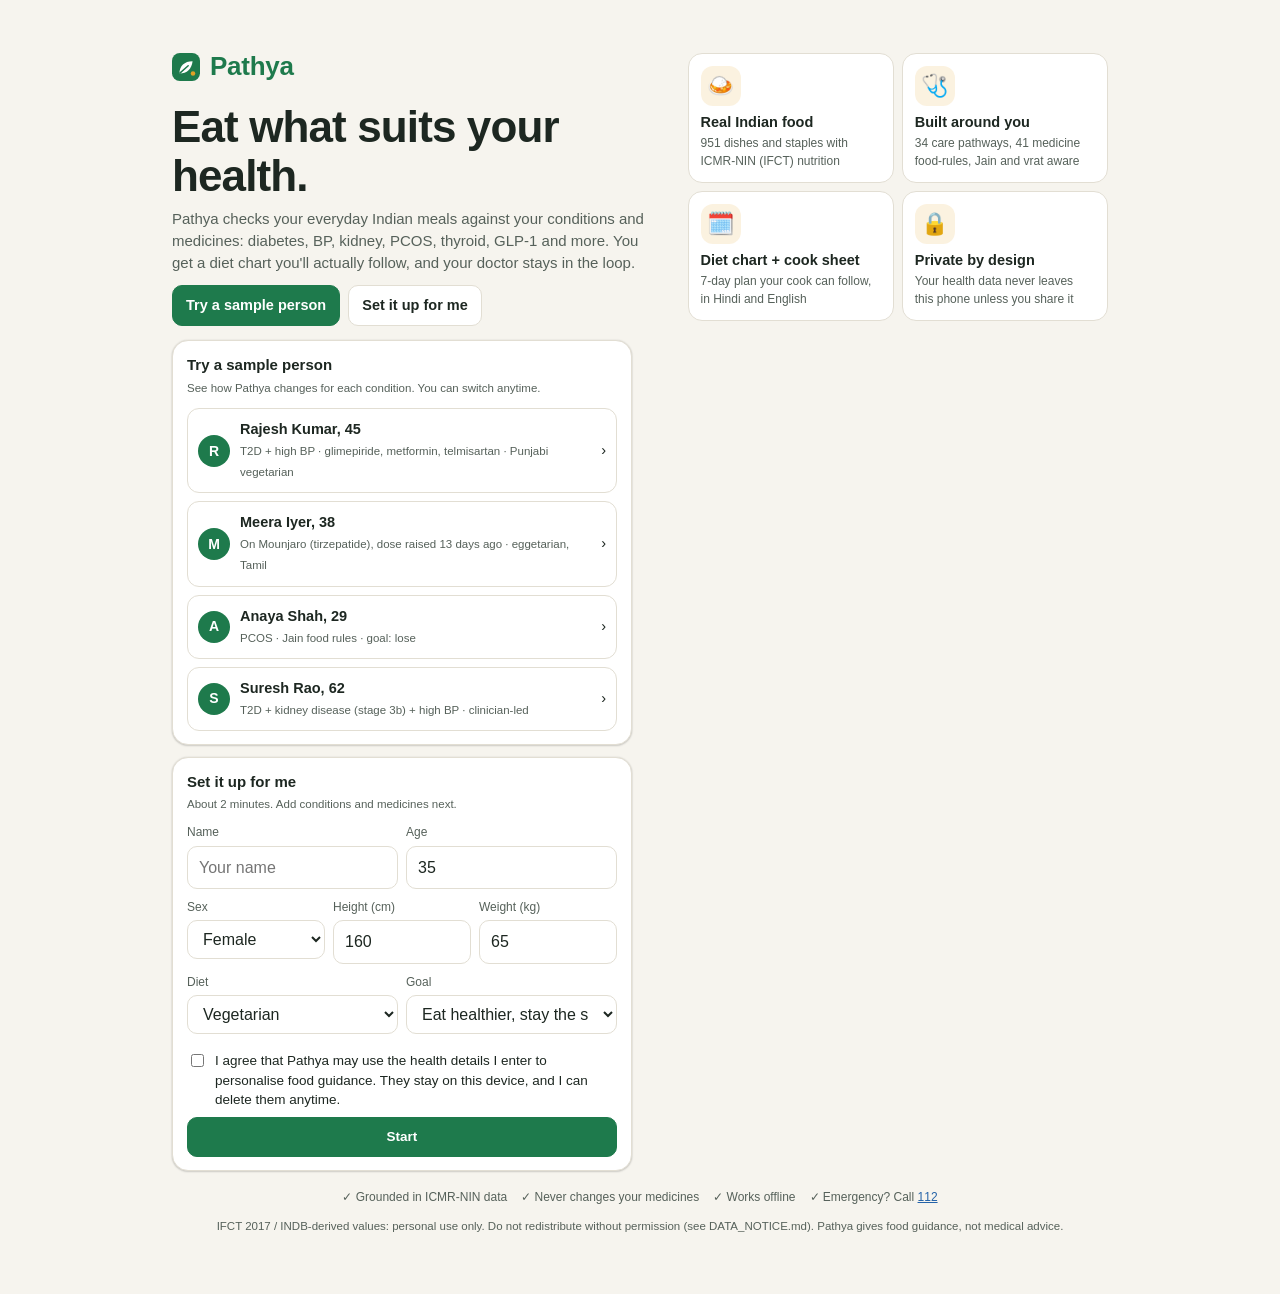
<file: index.html>
<!DOCTYPE html>
<html lang="en">
<head>
<meta charset="UTF-8">
<meta name="viewport" content="width=device-width, initial-scale=1, viewport-fit=cover">
<title>Pathya — eat what suits your health</title>
<meta name="description" content="Indian home food checked against your conditions and medicines. Diet chart, daily care, chat and your doctor in the loop.">
<meta name="theme-color" content="#1e7a4c">
<meta name="apple-mobile-web-app-capable" content="yes">
<meta name="apple-mobile-web-app-status-bar-style" content="default">
<meta name="apple-mobile-web-app-title" content="Pathya">
<meta property="og:title" content="Pathya — eat what suits your health">
<meta property="og:description" content="Indian meals checked against your conditions and medicines: diet chart, daily care, chat and your doctor in the loop.">
<meta property="og:image" content="https://mikhai1-tal.github.io/pathya-care-demo/assets/og.png">
<meta property="og:url" content="https://mikhai1-tal.github.io/pathya-care-demo/">
<meta property="og:type" content="website">
<meta name="twitter:card" content="summary_large_image">
<link rel="manifest" href="manifest.webmanifest">
<link rel="icon" href="assets/icon-192.png" type="image/png">
<link rel="apple-touch-icon" href="assets/apple-touch-icon.png">
<link rel="stylesheet" href="css/app.css">
<meta name="pathya-mode" content="local">
<meta name="robots" content="noindex, nofollow">
</head>
<body>
<div id="app" aria-live="polite"><div class="welcome"><p class="muted">Loading Pathya…</p></div></div>
<div id="print-area"></div>
<noscript><p style="padding:20px">Pathya Care needs JavaScript.</p></noscript>
<script src="data/pathya-data.js"></script>
<script src="js/core.js"></script>
<script src="js/store.js"></script>
<script src="js/planner.js"></script>
<script src="js/chat.js"></script>
<script src="js/views-today.js"></script>
<script src="js/views-care.js"></script>
<script src="js/views-care2.js"></script>
<script src="js/views-profile.js"></script>
<script src="js/sync.js"></script>
<script src="js/account.js"></script>
<script src="js/app.js"></script>
</body>
</html>
</file>
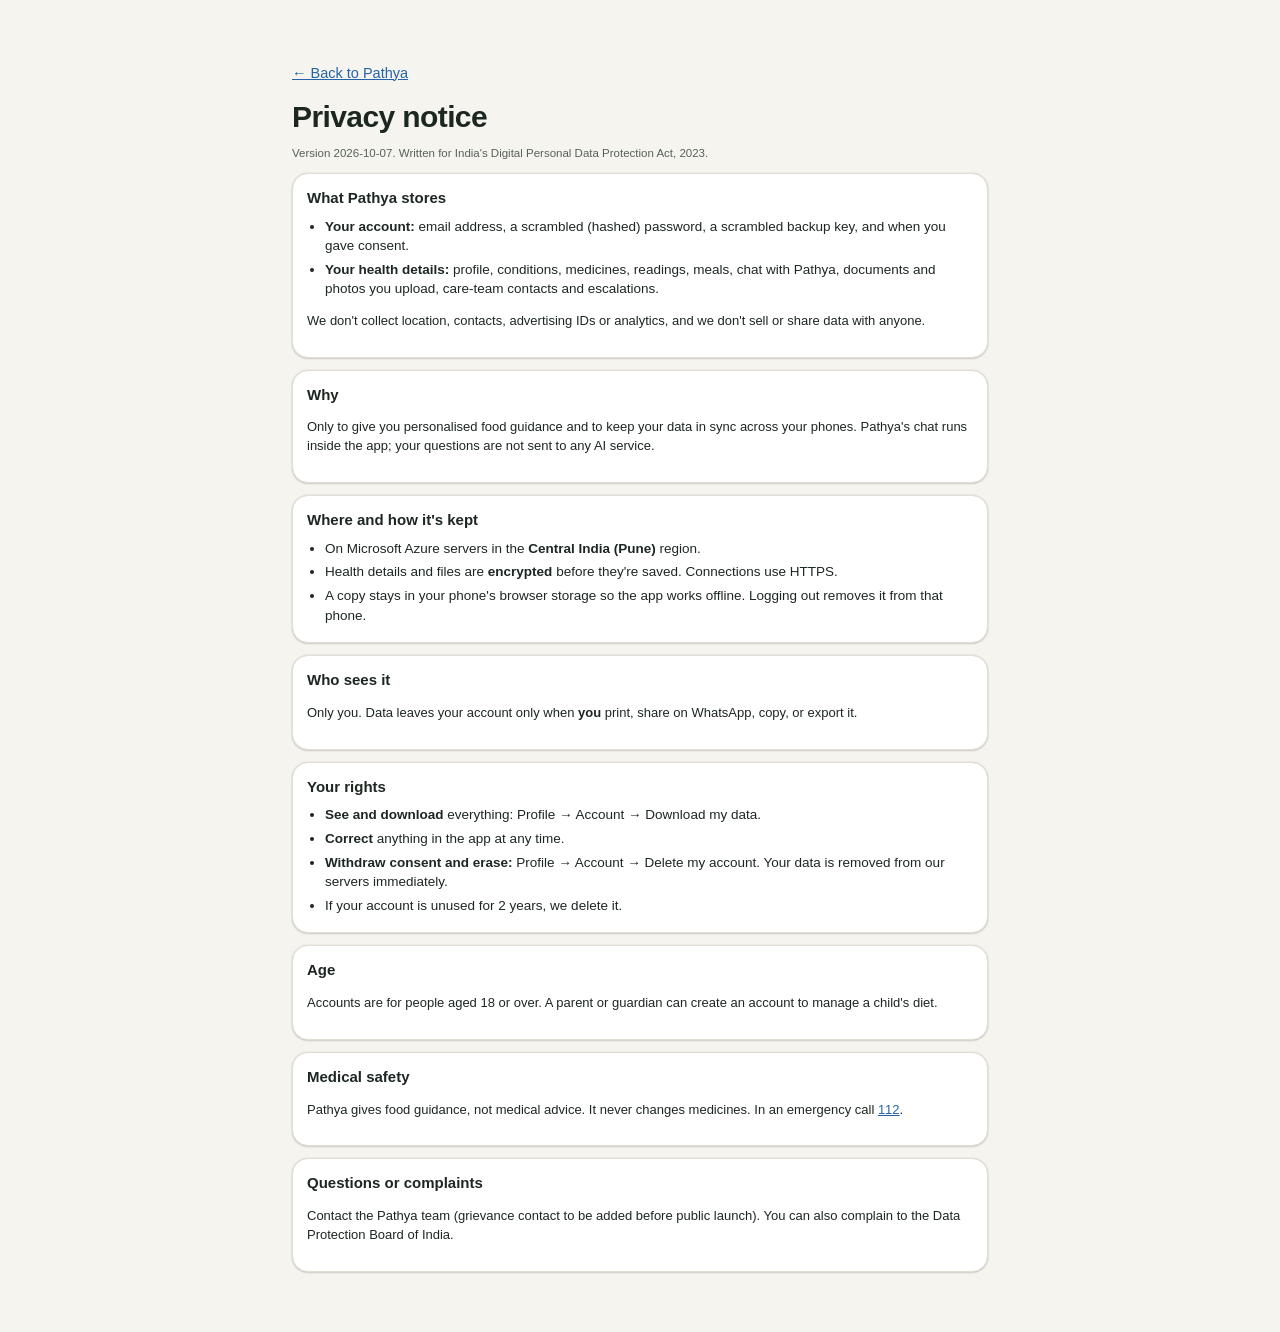
<file: privacy.html>
<!DOCTYPE html>
<html lang="en">
<head>
<meta charset="UTF-8">
<meta name="viewport" content="width=device-width, initial-scale=1">
<title>Privacy notice · Pathya</title>
<meta name="theme-color" content="#1e7a4c">
<link rel="icon" href="assets/icon-192.png" type="image/png">
<link rel="stylesheet" href="css/app.css">
</head>
<body>
<main class="welcome" style="max-width:760px">
<p><a href="./">← Back to Pathya</a></p>
<h1 class="htitle" style="font-size:30px">Privacy notice</h1>
<p class="tiny muted">Version 2026-10-07. Written for India's Digital Personal Data Protection Act, 2023.</p>

<div class="card"><h4>What Pathya stores</h4>
<ul class="list small">
<li><b>Your account:</b> email address, a scrambled (hashed) password, a scrambled backup key, and when you gave consent.</li>
<li><b>Your health details:</b> profile, conditions, medicines, readings, meals, chat with Pathya, documents and photos you upload, care-team contacts and escalations.</li>
</ul>
<p class="small">We don't collect location, contacts, advertising IDs or analytics, and we don't sell or share data with anyone.</p></div>

<div class="card"><h4>Why</h4>
<p class="small">Only to give you personalised food guidance and to keep your data in sync across your phones. Pathya's chat runs inside the app; your questions are not sent to any AI service.</p></div>

<div class="card"><h4>Where and how it's kept</h4>
<ul class="list small">
<li>On Microsoft Azure servers in the <b>Central India (Pune)</b> region.</li>
<li>Health details and files are <b>encrypted</b> before they're saved. Connections use HTTPS.</li>
<li>A copy stays in your phone's browser storage so the app works offline. Logging out removes it from that phone.</li>
</ul></div>

<div class="card"><h4>Who sees it</h4>
<p class="small">Only you. Data leaves your account only when <b>you</b> print, share on WhatsApp, copy, or export it.</p></div>

<div class="card"><h4>Your rights</h4>
<ul class="list small">
<li><b>See and download</b> everything: Profile → Account → Download my data.</li>
<li><b>Correct</b> anything in the app at any time.</li>
<li><b>Withdraw consent and erase:</b> Profile → Account → Delete my account. Your data is removed from our servers immediately.</li>
<li>If your account is unused for 2 years, we delete it.</li>
</ul></div>

<div class="card"><h4>Age</h4>
<p class="small">Accounts are for people aged 18 or over. A parent or guardian can create an account to manage a child's diet.</p></div>

<div class="card"><h4>Medical safety</h4>
<p class="small">Pathya gives food guidance, not medical advice. It never changes medicines. In an emergency call <a href="tel:112">112</a>.</p></div>

<div class="card"><h4>Questions or complaints</h4>
<p class="small">Contact the Pathya team (grievance contact to be added before public launch). You can also complain to the Data Protection Board of India.</p></div>
</main>
</body>
</html>
</file>
<file: css/app.css>
/* Pathya brand: leaf green (wholesome, "pathya" = suitable food) + turmeric warmth. Red is reserved for real alerts. */
:root {
  color-scheme: light;
  --cp-bg: #f6f4ee;
  --cp-bg-elevated: #fbfaf6;
  --cp-surface: #ffffff;
  --cp-surface-soft: #f1efe8;
  --cp-border: #e2ded3;
  --cp-border-strong: #a39e90;
  --cp-text: #1d2721;
  --cp-text-muted: #56615a;
  --cp-text-soft: #66706a;
  --cp-accent: #1e7a4c;
  --cp-accent-hover: #17623d;
  --cp-accent-soft: rgba(30, 122, 76, 0.09);
  --cp-accent-fg: #ffffff;
  --cp-turmeric: #e0a126;
  --cp-turmeric-soft: rgba(224, 161, 38, 0.14);
  --cp-success: #2b8a4e;
  --cp-danger: #c2362b;
  --cp-warning: #c77800;
  --cp-link: #2563a8;
  --cp-shadow: 0 18px 48px rgba(29, 39, 33, 0.12);
  --cp-panel-strong: rgba(251, 250, 246, 0.96);
}
html[data-theme="dark"] {
  color-scheme: dark;
  --cp-bg: #141a16;
  --cp-bg-elevated: #1a211c;
  --cp-surface: #1f2722;
  --cp-surface-soft: #26302a;
  --cp-border: #34403a;
  --cp-border-strong: #5a6760;
  --cp-text: #e8ede9;
  --cp-text-muted: #a3b0a8;
  --cp-text-soft: #93a199;
  --cp-accent: #4cc38a;
  --cp-accent-hover: #62d19b;
  --cp-accent-soft: rgba(76, 195, 138, 0.14);
  --cp-accent-fg: #0e1a13;
  --cp-turmeric: #f0b44c;
  --cp-turmeric-soft: rgba(240, 180, 76, 0.16);
  --cp-success: #4cc38a;
  --cp-danger: #f2776b;
  --cp-warning: #f0b44c;
  --cp-link: #7db3f0;
  --cp-shadow: 0 18px 48px rgba(0, 0, 0, 0.4);
  --cp-panel-strong: rgba(26, 33, 28, 0.96);
}* { box-sizing: border-box; -webkit-tap-highlight-color: transparent; }
html, body { margin: 0; }
body { background: var(--cp-bg); color: var(--cp-text); font-family: "Segoe UI", -apple-system, BlinkMacSystemFont, Roboto, "Noto Sans", "Noto Sans Devanagari", "Nirmala UI", Aptos, sans-serif; font-size: 14.5px; line-height: 1.45; }
button { font: inherit; color: inherit; cursor: pointer; }
a { color: var(--cp-link); }
input, textarea, select { font: inherit; font-size: 16px; color: var(--cp-text); background: var(--cp-surface); border: 1px solid var(--cp-border); border-radius: 10px; padding: 9px 11px; width: 100%; }
textarea { resize: vertical; }
input:focus, textarea:focus, select:focus, button:focus-visible { outline: 2px solid var(--cp-accent); outline-offset: 1px; }
#app { max-width: 520px; margin: 0 auto; min-height: 100vh; min-height: 100dvh; position: relative; background: var(--cp-bg); }

.ahead { position: sticky; top: 0; z-index: 10; display: flex; align-items: center; justify-content: space-between; gap: 8px; padding: calc(10px + env(safe-area-inset-top)) 16px 10px; background: var(--cp-bg-elevated); border-bottom: 1px solid var(--cp-border); }
.brand { font-weight: 800; font-size: 20px; color: var(--cp-accent); letter-spacing: -.01em; }
.carechip { font-size: 11.5px; font-weight: 700; padding: 5px 10px; border-radius: 999px; background: var(--cp-accent-soft); color: var(--cp-accent); border: 0; }
.carechip.off { background: var(--cp-surface-soft); color: var(--cp-text-muted); }
.avatar { width: 32px; height: 32px; border-radius: 50%; background: var(--cp-accent); color: var(--cp-accent-fg); display: grid; place-items: center; font-weight: 700; flex: none; font-size: 14px; border: 0; }
main.abody { padding: 14px 14px calc(96px + env(safe-area-inset-bottom)); }
.dock { position: fixed; left: 50%; transform: translateX(-50%); bottom: 0; width: 100%; max-width: 520px; display: grid; grid-template-columns: repeat(4, 1fr); padding: 8px 6px calc(10px + env(safe-area-inset-bottom)); background: var(--cp-panel-strong); border-top: 1px solid var(--cp-border); z-index: 15; backdrop-filter: blur(8px); }
.dock button { border: 0; background: transparent; display: flex; flex-direction: column; align-items: center; gap: 2px; font-size: 11px; color: var(--cp-text-muted); position: relative; padding: 4px 0; }
.dock button.on { color: var(--cp-accent); font-weight: 700; }
.dock svg { width: 23px; height: 23px; stroke: currentColor; fill: none; stroke-width: 1.8; stroke-linecap: round; stroke-linejoin: round; }
.dock .dot { position: absolute; top: 1px; right: 30%; width: 9px; height: 9px; border-radius: 50%; background: var(--cp-danger); border: 2px solid var(--cp-surface); }
.card { background: var(--cp-surface); border: 1px solid var(--cp-border); border-radius: 16px; padding: 13px 14px; margin-bottom: 12px; box-shadow: 0 0 2px rgba(0,0,0,.12), 0 1px 2px rgba(0,0,0,.14); }
.card h4 { margin: 0 0 8px; font-size: 15px; }
.card h5 { margin: 12px 0 6px; font-size: 11.5px; text-transform: uppercase; letter-spacing: .06em; color: var(--cp-text-muted); }
.muted { color: var(--cp-text-muted); } .soft { color: var(--cp-text-soft); } .small { font-size: 13px; } .tiny { font-size: 11.5px; }
.row { display: flex; align-items: center; justify-content: space-between; gap: 10px; }
.row.start { justify-content: flex-start; } .row.top { align-items: flex-start; } .grow { flex: 1; min-width: 0; }
.big { font-size: 28px; font-weight: 800; letter-spacing: -.02em; }
.h1 { font-size: 21px; font-weight: 800; letter-spacing: -.01em; }
.lvl-ok { --c: var(--cp-success); } .lvl-warn { --c: var(--cp-warning); } .lvl-danger, .lvl-block, .lvl-emergency, .lvl-urgent { --c: var(--cp-danger); } .lvl-info, .lvl-doctor, .lvl-routine { --c: var(--cp-link); } .lvl-accent { --c: var(--cp-accent); } .lvl-muted { --c: var(--cp-text-soft); }
.pill { display: inline-flex; gap: 4px; align-items: center; font-size: 11px; padding: 2px 8px; border-radius: 999px; background: color-mix(in srgb, var(--c, var(--cp-accent)) 13%, transparent); color: color-mix(in srgb, var(--c, var(--cp-accent)) 72%, var(--cp-text)); font-weight: 700; white-space: nowrap; }
.src { font-family: Consolas, "Courier New", Courier, monospace; font-size: 10px; padding: 1px 5px; border-radius: 5px; background: var(--cp-surface-soft); color: var(--cp-text-muted); white-space: nowrap; border: 1px solid var(--cp-border); }
.bar { height: 7px; border-radius: 6px; background: var(--cp-surface-soft); overflow: hidden; margin-top: 5px; position: relative; border: 1px solid var(--cp-border); }
.bar i { display: block; height: 100%; border-radius: 6px; background: var(--c, var(--cp-accent)); }
.bar b { position: absolute; top: 0; bottom: 0; width: 2px; background: var(--cp-text); }
.metric { padding: 8px 0; border-bottom: 1px solid var(--cp-border); } .metric:last-child { border-bottom: 0; }
.btn { border: 1px solid var(--cp-border); background: var(--cp-surface); border-radius: 10px; padding: 9px 13px; font-weight: 600; font-size: 13.5px; }
.btn:hover { border-color: var(--cp-border-strong); }
.btn.primary { background: var(--cp-accent); color: var(--cp-accent-fg); border-color: var(--cp-accent); }
.btn.primary:hover { background: var(--cp-accent-hover); }
.btn.danger { background: var(--cp-danger); border-color: var(--cp-danger); color: var(--cp-accent-fg); }
.btn.sm { padding: 5px 10px; font-size: 12.5px; border-radius: 8px; }
.btn.block { width: 100%; } .btn[disabled] { opacity: .45; cursor: not-allowed; }
.btn.ghost { border-color: transparent; background: transparent; color: var(--cp-accent); padding-left: 4px; padding-right: 4px; }
.btns { display: flex; gap: 8px; flex-wrap: wrap; margin-top: 10px; }
.note { border-left: 3px solid var(--c, var(--cp-accent)); background: color-mix(in srgb, var(--c, var(--cp-accent)) 8%, var(--cp-surface)); padding: 9px 11px; border-radius: 10px; font-size: 13px; margin-top: 8px; }
.note b.t { display: block; margin-bottom: 2px; }
.flag { font-size: 12.5px; padding: 6px 9px; border-radius: 9px; background: color-mix(in srgb, var(--c) 10%, var(--cp-surface)); border: 1px solid color-mix(in srgb, var(--c) 30%, transparent); margin-top: 6px; }
.seg { display: flex; gap: 3px; background: var(--cp-surface-soft); padding: 4px; border-radius: 12px; margin-bottom: 12px; overflow-x: auto; border: 1px solid var(--cp-border); scrollbar-width: none; position: sticky; top: 58px; z-index: 8; }
.seg::-webkit-scrollbar { display: none; }
.seg button { flex: 1 0 auto; border: 0; background: transparent; border-radius: 9px; padding: 7px 10px; font-size: 12.5px; white-space: nowrap; color: var(--cp-text-muted); position: relative; }
.seg button.on { background: var(--cp-surface); color: var(--cp-text); font-weight: 700; box-shadow: 0 0 2px rgba(0,0,0,.12), 0 1px 2px rgba(0,0,0,.14); }
.seg .dot { position: absolute; top: 4px; right: 4px; width: 7px; height: 7px; border-radius: 50%; background: var(--cp-danger); }
.chips { display: flex; flex-wrap: wrap; gap: 6px; }
.chip { border: 1px solid var(--cp-border); background: var(--cp-surface); border-radius: 999px; padding: 6px 11px; font-size: 13px; text-align: left; }
.chip.on { background: var(--cp-accent); border-color: var(--cp-accent); color: var(--cp-accent-fg); }
.list { margin: 0; padding-left: 18px; } .list li { margin: 4px 0; font-size: 13.5px; }
.kv { display: grid; grid-template-columns: 1fr auto; gap: 5px 10px; font-size: 13.5px; } .kv > :nth-child(even) { text-align: right; font-weight: 600; }
.item { border: 1px solid var(--cp-border); border-radius: 12px; padding: 10px; margin-top: 8px; background: var(--cp-surface); }
.nutr { display: flex; flex-wrap: wrap; gap: 5px; margin-top: 6px; }
.nc { font-size: 11.5px; padding: 2px 7px; border-radius: 6px; background: var(--cp-surface-soft); border: 1px solid var(--cp-border); }
.nc.focus { border-color: var(--cp-accent); color: var(--cp-accent); font-weight: 700; }
.tl { display: grid; grid-template-columns: 14px 1fr auto; gap: 8px; align-items: center; padding: 8px 0; border-bottom: 1px dashed var(--cp-border); font-size: 13.5px; }
.tl:last-child { border-bottom: 0; } .tl .d { width: 10px; height: 10px; border-radius: 50%; background: var(--c); }
.rings { display: flex; justify-content: space-around; gap: 6px; margin-top: 6px; }
.ring { display: flex; flex-direction: column; align-items: center; gap: 3px; text-align: center; font-size: 11.5px; min-width: 84px; } .ring b { font-size: 13.5px; }
.glasses { display: flex; gap: 4px; flex-wrap: wrap; align-items: center; }
.glass { width: 15px; height: 22px; border: 2px solid var(--cp-link); border-top: 0; border-radius: 0 0 5px 5px; } .glass.f { background: color-mix(in srgb, var(--cp-link) 45%, transparent); }
.dots { display: flex; gap: 5px; } .dots span { width: 12px; height: 12px; border-radius: 50%; border: 2px solid var(--cp-accent); } .dots span.f { background: var(--cp-accent); }
.mealbars { display: grid; grid-template-columns: repeat(4, 1fr); gap: 8px; align-items: end; height: 96px; margin-top: 8px; }
.mb { display: flex; flex-direction: column; align-items: center; justify-content: flex-end; height: 100%; font-size: 10.5px; gap: 3px; position: relative; }
.mb i { width: 100%; max-width: 38px; border-radius: 6px 6px 2px 2px; background: var(--c); min-height: 3px; }
.mb .cap { position: absolute; left: 0; right: 0; border-top: 2px dashed var(--cp-text-soft); }
.tiles { display: grid; grid-template-columns: 1fr 1fr; gap: 8px; }
.tile { border: 1px solid var(--cp-border); background: var(--cp-surface); border-radius: 12px; padding: 10px; text-align: left; }
.tile:hover { border-color: var(--cp-accent); } .tile b { display: block; font-size: 13.5px; } .tile span { font-size: 12px; color: var(--cp-text-muted); }
.cal { display: grid; grid-template-columns: repeat(7, 1fr); gap: 4px; }
.cal .dow { font-size: 11px; text-align: center; color: var(--cp-text-muted); padding-bottom: 2px; }
.cal .day { border: 1px solid var(--cp-border); background: var(--cp-surface); border-radius: 9px; min-height: 58px; padding: 3px; display: flex; flex-direction: column; gap: 2px; text-align: left; overflow: hidden; }
.cal .day.today { border-color: var(--cp-accent); box-shadow: inset 0 0 0 1px var(--cp-accent); } .cal .day.sel { background: var(--cp-accent-soft); } .cal .day.future { background: var(--cp-surface-soft); }
.cal .num { font-size: 11px; font-weight: 700; }
.marks { display: flex; flex-wrap: wrap; gap: 2px; }
.mk { font-size: 8.5px; line-height: 1; padding: 2px 3px; border-radius: 4px; background: color-mix(in srgb, var(--c, var(--cp-accent)) 16%, transparent); color: color-mix(in srgb, var(--c, var(--cp-accent)) 78%, var(--cp-text)); font-weight: 700; white-space: nowrap; }
.dotm { width: 6px; height: 6px; border-radius: 50%; background: var(--cp-text-soft); display: inline-block; }
.sheet-bg { position: fixed; inset: 0; background: color-mix(in srgb, #000 42%, transparent); display: flex; align-items: flex-end; justify-content: center; z-index: 40; }
.sheet { background: var(--cp-bg-elevated); width: 100%; max-width: 520px; max-height: 90vh; overflow-y: auto; border-radius: 20px 20px 0 0; padding: 12px 16px calc(24px + env(safe-area-inset-bottom)); }
.sheet .grab { width: 40px; height: 4px; border-radius: 4px; background: var(--cp-border-strong); margin: 0 auto 12px; }
.sheet h4 { margin: 0 0 10px; font-size: 17px; }
.field { margin-bottom: 10px; } .field label, .lbl { display: block; font-size: 12px; color: var(--cp-text-muted); margin-bottom: 4px; }
.grid2 { display: grid; grid-template-columns: 1fr 1fr; gap: 8px; } .grid3 { display: grid; grid-template-columns: 1fr 1fr 1fr; gap: 8px; }
.check { display: flex; gap: 8px; align-items: flex-start; font-size: 13.5px; margin: 7px 0; } .check input { width: auto; margin-top: 3px; }
.alertbar { border-radius: 14px; padding: 11px 12px; margin-bottom: 12px; background: color-mix(in srgb, var(--c) 13%, var(--cp-surface)); border: 1px solid color-mix(in srgb, var(--c) 45%, transparent); }
.alertbar b.t { display: block; font-size: 14.5px; }
.toast { position: fixed; left: 50%; transform: translateX(-50%); width: calc(100% - 28px); max-width: 490px; bottom: calc(84px + env(safe-area-inset-bottom)); background: var(--cp-text); color: var(--cp-bg); border-radius: 12px; padding: 11px 13px; font-size: 13.5px; z-index: 60; box-shadow: var(--cp-shadow); }
.chatlog { display: flex; flex-direction: column; gap: 8px; }
.bubble { max-width: 86%; padding: 9px 12px; border-radius: 14px; font-size: 13.5px; white-space: pre-wrap; }
.bubble.me { align-self: flex-end; background: var(--cp-accent); color: var(--cp-accent-fg); border-bottom-right-radius: 4px; }
.bubble.bot { align-self: flex-start; background: var(--cp-surface); border: 1px solid var(--cp-border); border-bottom-left-radius: 4px; }
.bubble.urgent, .bubble.emergency { border-color: var(--cp-danger); background: color-mix(in srgb, var(--cp-danger) 9%, var(--cp-surface)); }
.bubble img { max-width: 100%; border-radius: 10px; display: block; margin-bottom: 6px; }
.chatbar { position: sticky; bottom: calc(70px + env(safe-area-inset-bottom)); display: flex; gap: 6px; align-items: flex-end; background: var(--cp-bg); padding: 8px 0; }
.chatbar textarea { min-height: 42px; max-height: 120px; }
.iconbtn { width: 42px; height: 42px; border-radius: 12px; border: 1px solid var(--cp-border); background: var(--cp-surface); display: grid; place-items: center; flex: none; font-size: 18px; }
.iconbtn.primary { background: var(--cp-accent); border-color: var(--cp-accent); color: var(--cp-accent-fg); }
.suggest { border: 1px solid var(--cp-border); border-radius: 12px; background: var(--cp-surface); margin-top: 6px; overflow: hidden; }
.suggest button { display: block; width: 100%; text-align: left; border: 0; border-bottom: 1px solid var(--cp-border); background: transparent; padding: 8px 10px; font-size: 13px; }
.suggest button:last-child { border-bottom: 0; } .suggest button:hover { background: var(--cp-accent-soft); }
.doc { display: grid; grid-template-columns: 56px 1fr auto; gap: 10px; align-items: center; padding: 8px 0; border-bottom: 1px solid var(--cp-border); }
.doc:last-child { border-bottom: 0; }
.thumb { width: 56px; height: 56px; border-radius: 10px; object-fit: cover; background: var(--cp-surface-soft); display: grid; place-items: center; font-size: 22px; border: 1px solid var(--cp-border); }
.welcome { padding: 28px 18px 40px; }
.welcome .logo { font-size: 34px; font-weight: 800; color: var(--cp-accent); letter-spacing: -.02em; }
.spark { display: block; width: 100%; }
.hr { height: 1px; background: var(--cp-border); margin: 10px 0; }
.empty { text-align: center; color: var(--cp-text-muted); padding: 18px 8px; font-size: 13.5px; }
body.hl .care { outline: 2px dashed var(--cp-accent); outline-offset: 2px; position: relative; }
body.hl .care[data-src]::after { content: attr(data-src); position: absolute; top: -9px; right: 8px; font-size: 9px; font-weight: 700; background: var(--cp-accent); color: var(--cp-accent-fg); padding: 1px 6px; border-radius: 6px; z-index: 2; pointer-events: none; font-family: Consolas, monospace; max-width: 85%; overflow: hidden; text-overflow: ellipsis; white-space: nowrap; }
#print-area { display: none; }
@media print {
  body { background: #fff; color: #000; }
  #app { display: none !important; }
  #print-area { display: block !important; padding: 16px; font-size: 12px; }
  #print-area h1 { font-size: 18px; margin: 0 0 4px; } #print-area h2 { font-size: 13px; border-bottom: 1px solid #999; margin: 14px 0 6px; padding-bottom: 2px; }
  #print-area table { border-collapse: collapse; width: 100%; } #print-area td { padding: 2px 6px; border-bottom: 1px solid #ddd; vertical-align: top; }
  #print-area img { max-width: 48%; margin: 4px; border: 1px solid #ccc; }
}

/* ---------- v2 layout & components ---------- */
.btn { min-height: 40px; } .btn.sm { min-height: 34px; } .chip { min-height: 34px; }
.logo { width: 28px; height: 28px; flex: none; display: block; }
.brand { color: var(--cp-accent); }
.side { display: none; }
.wide2 > .col { min-width: 0; }
.carenav { display: grid; grid-template-columns: repeat(4, 1fr); gap: 6px; margin-bottom: 12px; }
.carenav button { position: relative; display: flex; flex-direction: column; align-items: center; justify-content: center; gap: 2px; min-height: 58px; padding: 6px 4px; border: 1px solid var(--cp-border); background: var(--cp-surface); border-radius: 12px; font-size: 11.5px; line-height: 1.2; text-align: center; color: var(--cp-text-muted); }
.carenav button .ci { font-size: 18px; }
.carenav button.on { border-color: var(--cp-accent); background: var(--cp-accent-soft); color: var(--cp-accent); font-weight: 700; }
.carenav .dot, .snav .dot { position: absolute; top: 6px; right: 8px; width: 8px; height: 8px; border-radius: 50%; background: var(--cp-danger); }
.upnext { border-left: 4px solid var(--cp-turmeric); }
.unrow { display: flex; align-items: center; gap: 10px; padding: 8px 0; border-bottom: 1px dashed var(--cp-border); }
.unrow:last-child { border-bottom: 0; }
.unrow.lvl-danger .grow { color: var(--cp-danger); font-weight: 600; }
.unic { width: 32px; height: 32px; border-radius: 10px; display: grid; place-items: center; background: var(--cp-turmeric-soft); flex: none; }
.askcard { display: flex; align-items: center; gap: 12px; width: 100%; text-align: left; cursor: pointer; }
.askcard b { display: block; }
.askicon { width: 40px; height: 40px; border-radius: 12px; background: var(--cp-accent-soft); display: grid; place-items: center; font-size: 20px; flex: none; }
.setup { border: 1px dashed var(--cp-accent); }
.quick { display: grid; grid-template-columns: 1fr 1fr; gap: 8px; margin-top: 10px; }
.quick:has(> :only-child) { grid-template-columns: 1fr; }
.qbtn { text-align: left; border: 1px solid var(--cp-border); background: var(--cp-turmeric-soft); border-radius: 12px; padding: 8px 10px; min-height: 52px; }
.qbtn b { display: block; font-size: 13px; } .qbtn span { display: block; font-size: 11.5px; color: var(--cp-text-muted); overflow: hidden; text-overflow: ellipsis; white-space: nowrap; }
.src { font-family: inherit; font-size: 10.5px; font-weight: 600; background: var(--cp-accent-soft); color: var(--cp-accent); border-color: transparent; border-radius: 999px; padding: 1px 7px; }
/* welcome */
.welcome { padding: 22px 16px 40px; }
.hero { margin-bottom: 14px; }
.htitle { font-size: 30px; line-height: 1.12; letter-spacing: -.02em; margin: 16px 0 8px; }
.hsub { color: var(--cp-text-muted); font-size: 15px; margin: 0 0 12px; }
.vps { display: grid; grid-template-columns: 1fr 1fr; gap: 8px; margin-top: 16px; }
.vp { background: var(--cp-surface); border: 1px solid var(--cp-border); border-radius: 14px; padding: 12px; display: flex; flex-direction: column; gap: 2px; }
.vp > span { font-size: 22px; width: 40px; height: 40px; border-radius: 12px; background: var(--cp-turmeric-soft); display: grid; place-items: center; margin-bottom: 4px; }
.vp small { color: var(--cp-text-muted); font-size: 12px; }
.persona { width: 100%; text-align: left; display: flex; gap: 10px; align-items: center; cursor: pointer; }
.trust { display: flex; flex-wrap: wrap; gap: 6px 14px; justify-content: center; font-size: 12px; color: var(--cp-text-muted); margin: 6px 0 10px; }
a.btn { display: inline-flex; align-items: center; justify-content: center; text-decoration: none; color: inherit; }
a.btn.primary { color: var(--cp-accent-fg); }
/* desktop */
@media (min-width: 960px) {
  #app { max-width: 1240px; border: 0; box-shadow: none; }
  .shell { display: grid; grid-template-columns: 250px minmax(0, 1fr); min-height: 100vh; }
  .side { display: flex; flex-direction: column; gap: 6px; position: sticky; top: 0; height: 100vh; padding: 20px 14px; border-right: 1px solid var(--cp-border); background: var(--cp-bg-elevated); overflow-y: auto; }
  .sbrand { display: flex; align-items: center; gap: 10px; padding: 4px 8px 16px; } .sbrand .brand { font-size: 22px; font-weight: 800; }
  .snav { position: relative; display: flex; align-items: center; gap: 10px; width: 100%; border: 0; background: transparent; border-radius: 10px; padding: 10px 12px; font-size: 14.5px; color: var(--cp-text-muted); text-align: left; }
  .snav svg { width: 22px; height: 22px; stroke: currentColor; fill: none; stroke-width: 1.8; stroke-linecap: round; stroke-linejoin: round; }
  .snav:hover { background: var(--cp-surface-soft); } .snav.on { background: var(--cp-accent-soft); color: var(--cp-accent); font-weight: 700; }
  .ssub { display: flex; flex-direction: column; margin: 2px 0 6px 22px; border-left: 2px solid var(--cp-border); }
  .ssub button { border: 0; background: transparent; text-align: left; padding: 6px 12px; font-size: 13px; color: var(--cp-text-muted); border-radius: 0 8px 8px 0; }
  .ssub button:hover { background: var(--cp-surface-soft); } .ssub button.on { color: var(--cp-accent); font-weight: 700; background: var(--cp-accent-soft); }
  .sfoot { margin-top: auto; padding: 10px 8px; }
  .ahead { padding: 14px 28px; } .ahead .hbrand { visibility: hidden; }
  main.abody { padding: 20px 28px 40px; }
  .dock { display: none; }
  .carenav { display: none; }
  .wide2 { display: grid; grid-template-columns: minmax(0, 1fr) minmax(0, 1fr); gap: 16px; align-items: start; }
  .carebody { max-width: 820px; }
  .chatbar { bottom: 0; }
  .toast { bottom: 24px; }
  .cal .day { min-height: 76px; }
  .welcome { max-width: 1000px; margin: 0 auto; padding: 48px 32px; }
  .hero { display: grid; grid-template-columns: 1.15fr 1fr; gap: 32px; align-items: center; }
  .htitle { font-size: 44px; } .vps { margin-top: 0; }
  #try, #setup { display: inline-block; vertical-align: top; width: calc(50% - 8px); }
  #try { margin-right: 12px; }
  .sheet-bg { align-items: center; } .sheet { border-radius: 20px; max-height: 84vh; }
}
@media (min-width: 560px) and (max-width: 959px) { #app { border-left: 1px solid var(--cp-border); border-right: 1px solid var(--cp-border); } }
@media (min-width: 960px) { #app { border-left: 0; border-right: 0; } }

/* ---------- audit fixes ---------- */
.quick { grid-template-columns: minmax(0, 1fr) minmax(0, 1fr); } .quick > * { min-width: 0; }
.carechip { min-height: 34px; padding: 6px 12px; }
[data-act="delLog"] { min-width: 34px; min-height: 34px; }
[data-act="calNav"] { min-width: 40px; }
.carenav button { font-size: 12px; } .carenav button.on { color: var(--cp-accent-hover); }
html[data-theme="dark"] .carenav button.on { color: var(--cp-accent); }
label.field { display: block; } label.field > .lbl { display: block; font-size: 12px; color: var(--cp-text-muted); margin-bottom: 4px; }
.src { color: var(--cp-accent-hover); background: var(--cp-surface); border: 1px solid var(--cp-border); } html[data-theme="dark"] .src { color: var(--cp-accent); }
.mk { color: color-mix(in srgb, var(--c, var(--cp-accent)) 52%, var(--cp-text)); } .pill { color: color-mix(in srgb, var(--c, var(--cp-accent)) 62%, var(--cp-text)); }

/* ---------- accounts & sync ---------- */
.syncb { display: inline-flex; align-items: center; gap: 5px; min-height: 34px; padding: 5px 10px; border-radius: 999px; border: 1px solid var(--cp-border); background: var(--cp-surface); color: var(--cp-text-muted); font-size: 11.5px; font-weight: 600; cursor: pointer; }
.syncb svg { width: 16px; height: 16px; fill: none; stroke: currentColor; stroke-width: 1.8; }
.syncb.ok { color: var(--cp-success); } .syncb.busy { color: var(--cp-link); } .syncb.warn { color: var(--cp-warning); border-color: color-mix(in srgb, var(--cp-warning) 45%, var(--cp-border)); }
.syncb.busy svg { animation: syncpulse 1.2s ease-in-out infinite; }
@keyframes syncpulse { 50% { opacity: .35; } }
@media (prefers-reduced-motion: reduce) { .syncb.busy svg { animation: none; } }
@media (max-width: 520px) { .ahead .syncb span { position: absolute; width: 1px; height: 1px; overflow: hidden; clip: rect(0 0 0 0); } .ahead .syncb { padding: 5px 9px; } }
.authtabs { display: grid; grid-template-columns: 1fr 1fr; gap: 4px; padding: 4px; margin-bottom: 8px; border-radius: 12px; background: var(--cp-surface-soft); }
.authtabs button { min-height: 40px; border: 0; border-radius: 9px; background: transparent; color: var(--cp-text-muted); font-weight: 700; font-size: 14px; cursor: pointer; }
.authtabs button.on { background: var(--cp-surface); color: var(--cp-accent); box-shadow: 0 1px 3px rgba(0,0,0,.08); }
.autherr { color: var(--cp-danger); font-size: 13px; font-weight: 600; margin: 6px 0 0; min-height: 0; }
.autherr:empty { display: none; }
.linkbtn { display: block; margin: 10px auto 0; min-height: 40px; padding: 6px 10px; border: 0; background: none; color: var(--cp-link); font-size: 13.5px; font-weight: 600; cursor: pointer; text-decoration: underline; }
.keybox { font: 700 22px/1.3 ui-monospace, SFMono-Regular, Consolas, monospace; letter-spacing: 1px; text-align: center; padding: 14px 10px; margin: 10px 0; border: 2px dashed var(--cp-accent); border-radius: 14px; background: var(--cp-accent-soft); color: var(--cp-text); user-select: all; word-break: break-all; }
.demobar { display: flex; flex-wrap: wrap; align-items: center; gap: 8px 12px; justify-content: space-between; padding: 10px 12px; margin-bottom: 12px; border-radius: 14px; background: var(--cp-turmeric-soft); border: 1px solid color-mix(in srgb, var(--cp-turmeric) 40%, var(--cp-border)); font-size: 13px; }
.check a { color: var(--cp-link); }

[id^="sec-"], #auth, #try { scroll-margin-top: 84px; }
@media (min-width: 960px) { .ahead .syncb { display: none; } }

/* welcome: show where a top button took you */
.flash { animation: flashcard 1.4s ease-out; }
@keyframes flashcard { 0%, 35% { box-shadow: 0 0 0 3px var(--cp-turmeric), var(--cp-shadow); } 100% { box-shadow: 0 0 0 0 transparent; } }
.check.flash { border-radius: 10px; animation-duration: 1.8s; }
@media (prefers-reduced-motion: reduce) { .flash { animation: none; outline: 3px solid var(--cp-turmeric); outline-offset: 2px; } }
.welcome .btns button.btn { font: inherit; font-weight: 700; cursor: pointer; }
</file>
